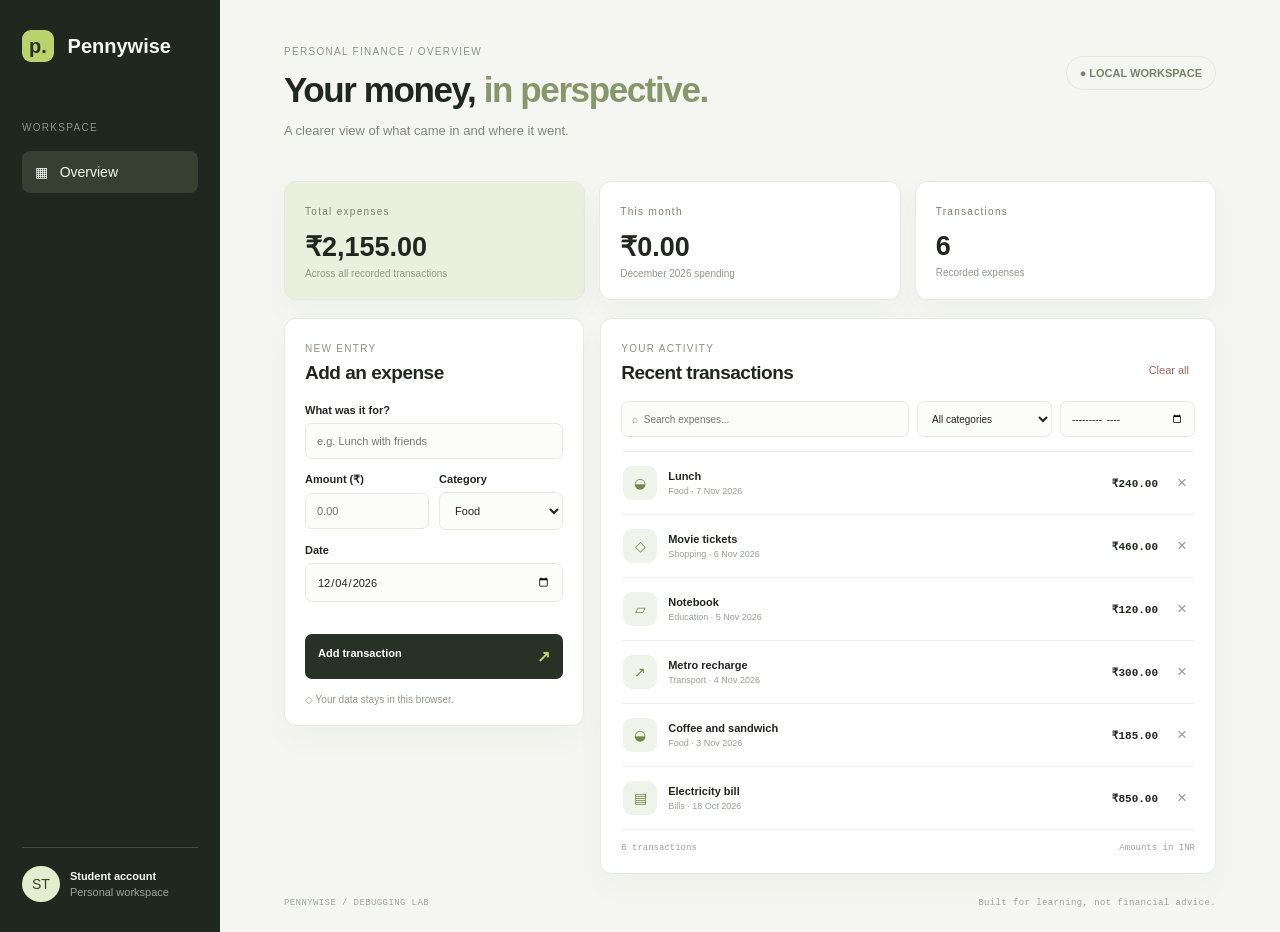
<file: expense_tracker/index.html>
<!doctype html>
<html lang="en"><head><meta charset="UTF-8"><meta name="viewport" content="width=device-width,initial-scale=1">
<title>Pennywise - Expense Tracker</title><link rel="stylesheet" href="style.css"></head>
<body><div class="shell"><aside><div class="brand"><b>p.</b> Pennywise</div><small>WORKSPACE</small><div class="nav">▦ &nbsp; Overview</div><div class="profile"><span>ST</span><div><b>Student account</b><small>Personal workspace</small></div></div></aside>
<main><header><div><small>PERSONAL FINANCE / OVERVIEW</small><h1>Your money, <em>in perspective.</em></h1><p>A clearer view of what came in and where it went.</p></div><label class="pill">● LOCAL WORKSPACE</label></header>
<section class="stats"><article><small>Total expenses</small><strong id="totalExpenses">₹0.00</strong><p>Across all recorded transactions</p></article><article><small>This month</small><strong id="monthlyExpenses">₹0.00</strong><p id="monthCaption">Current month spending</p></article><article><small>Transactions</small><strong id="transactionCount">0</strong><p>Recorded expenses</p></article></section>
<section class="layout"><article class="panel"><small>NEW ENTRY</small><h2>Add an expense</h2><form id="expenseForm"><label for="title">What was it for?</label><input id="title" placeholder="e.g. Lunch with friends">
<div class="row"><div><label for="amount">Amount (₹)</label><input id="amount" type="number" step=".01" placeholder="0.00"></div><div><label for="category">Category</label><select id="category"><option>Food</option><option>Transport</option><option>Shopping</option><option>Bills</option><option>Education</option><option>Other</option></select></div></div>
<label for="date">Date</label><input id="date" type="date"><p id="formError" class="error"></p><button>Add transaction <span>↗</span></button></form><p class="foot">◇ Your data stays in this browser.</p></article>
<article class="panel transactions"><div class="heading"><div><small>YOUR ACTIVITY</small><h2>Recent transactions</h2></div><button id="clearAllButton" class="clear" type="button">Clear all</button></div>
<div class="filters"><input id="searchInput" placeholder="⌕  Search expenses..."><select id="categoryFilter"><option value="All">All categories</option><option>Food</option><option>Transport</option><option>Shopping</option><option>Bills</option><option>Education</option><option>Other</option></select><input id="monthFilter" type="month"></div>
<div id="transactionList" aria-live="polite"></div><div class="listfoot"><span id="visibleCount">0 transactions</span><span>Amounts in INR</span></div></article></section>
<footer>PENNYWISE / DEBUGGING LAB <span>Built for learning, not financial advice.</span></footer></main></div><script src="app.js"></script></body></html>
</file>
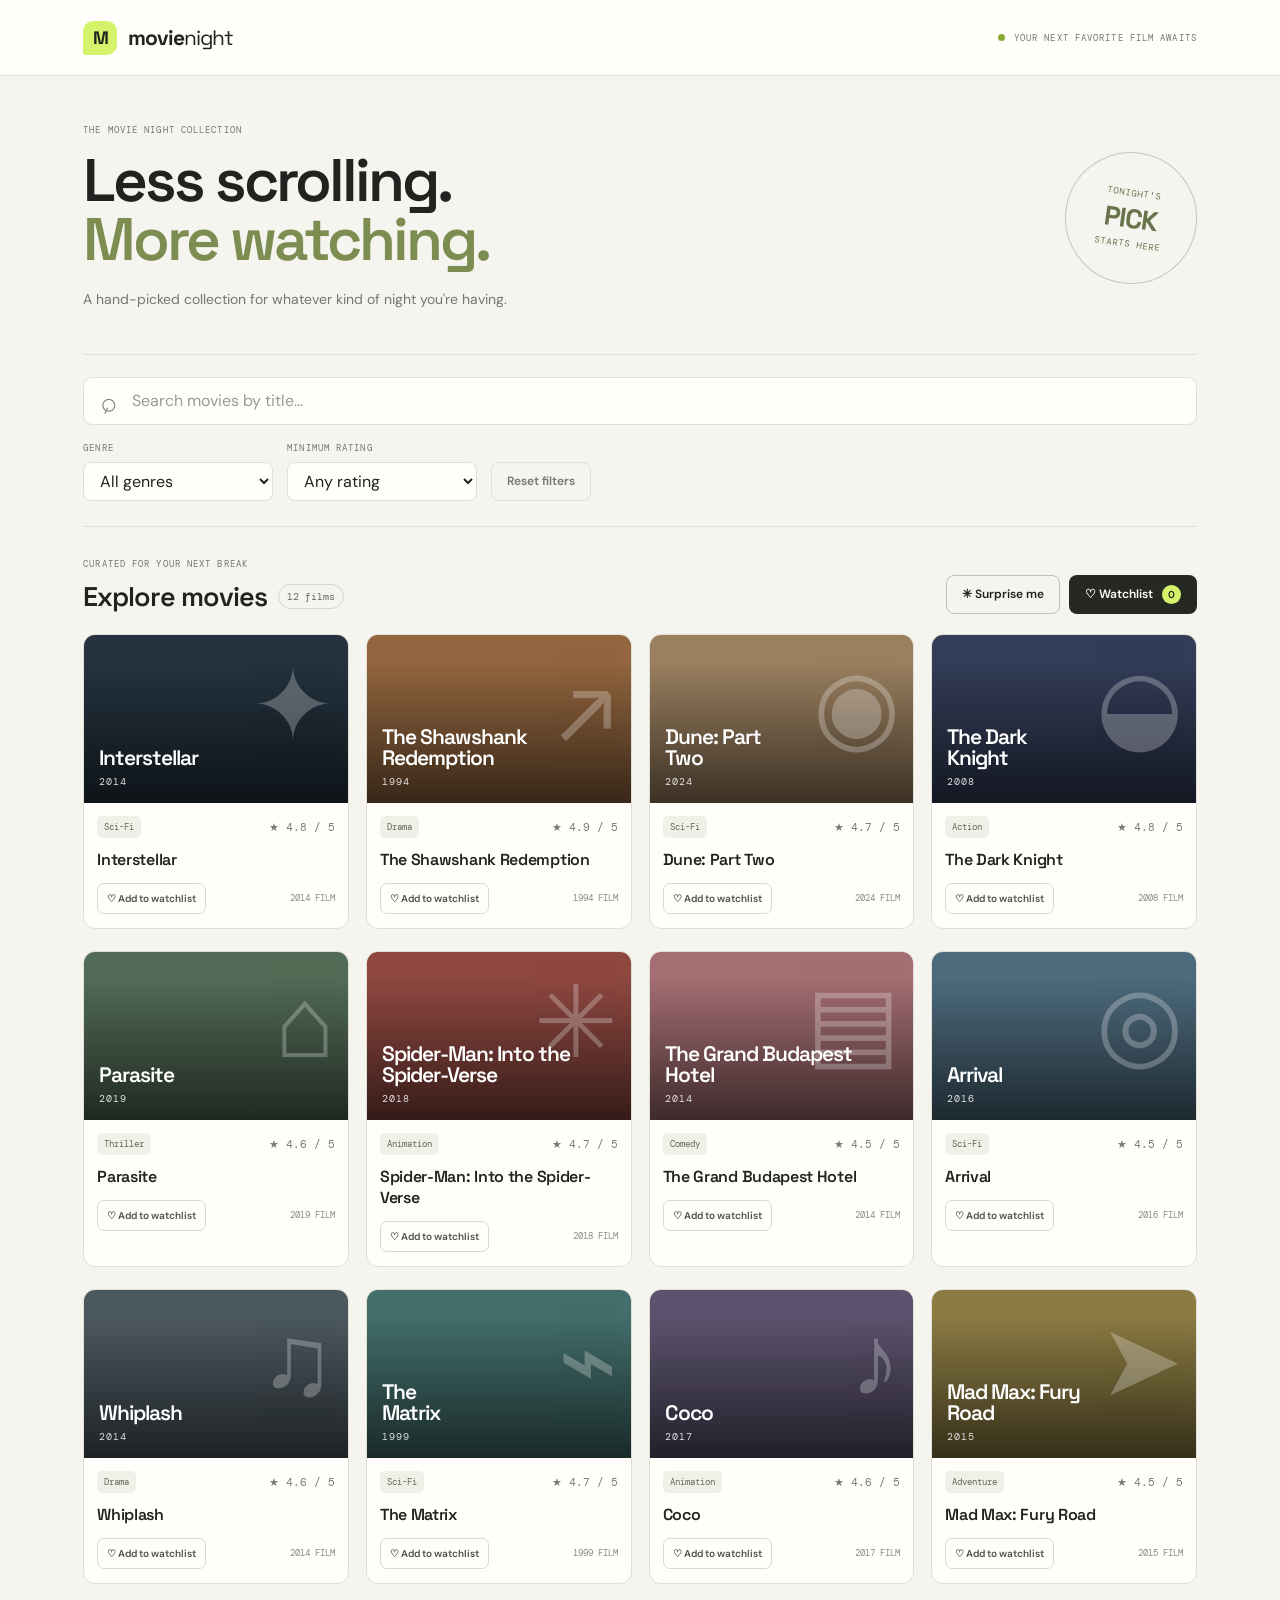
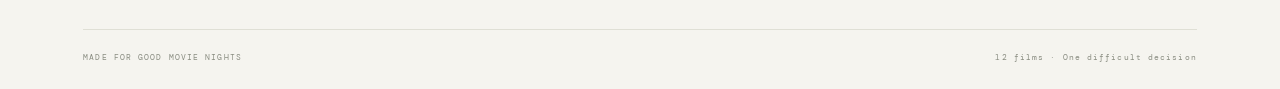
<file: movie_night/index.html>
<!doctype html>
<html lang="en">
<head>
  <meta charset="UTF-8"><meta name="viewport" content="width=device-width, initial-scale=1.0">
  <title>Movie Night | Find your next film</title>
  <link rel="stylesheet" href="style.css">
  <script src="data.js" defer></script><script src="app.js" defer></script>
</head>
<body>
<header class="topbar">
  <a class="brand" href="#"><span class="brand-mark">M</span><span>movie<span class="brand-light">night</span></span></a>
  <div class="topbar-note"><span class="status-dot"></span> YOUR NEXT FAVORITE FILM AWAITS</div>
</header>
<main class="page-shell">
  <section class="hero">
    <div><p class="eyebrow">THE MOVIE NIGHT COLLECTION</p><h1>Less scrolling.<br><span>More watching.</span></h1>
    <p class="hero-description">A hand-picked collection for whatever kind of night you're having.</p></div>
    <div class="hero-stamp" aria-hidden="true"><span class="stamp-top">TONIGHT'S</span><span class="stamp-main">PICK</span><span class="stamp-bottom">STARTS HERE</span></div>
  </section>
  <section class="controls-panel" aria-label="Movie controls">
    <div class="search-wrap"><label class="sr-only" for="searchInput">Search by movie title</label><span class="search-icon">⌕</span><input id="searchInput" type="search" placeholder="Search movies by title..." autocomplete="off"></div>
    <div class="filter-row">
      <div class="filter-control"><label for="genreFilter">GENRE</label><select id="genreFilter"><option value="All">All genres</option><option>Sci-Fi</option><option>Drama</option><option>Action</option><option>Thriller</option><option>Animation</option><option>Adventure</option><option>Comedy</option></select></div>
      <div class="filter-control"><label for="ratingFilter">MINIMUM RATING</label><select id="ratingFilter"><option value="0">Any rating</option><option value="4">4.0 and above</option><option value="4.5">4.5 and above</option><option value="4.7">4.7 and above</option></select></div>
      <button id="resetButton" class="button button-quiet" type="button">Reset filters</button>
    </div>
  </section>
  <section class="section-heading"><div><p class="eyebrow">CURATED FOR YOUR NEXT BREAK</p><h2>Explore movies <span id="movieCount" class="count-pill">12 films</span></h2></div>
    <div class="heading-actions"><button id="surpriseButton" class="button button-outline" type="button">✳ Surprise me</button><button id="watchlistToggle" class="button button-dark" type="button">♡ Watchlist <span id="watchlistCount" class="button-count">0</span></button></div>
  </section>
  <div id="surpriseMessage" class="notice" role="status" aria-live="polite" hidden></div>
  <div id="watchlistMessage" class="notice notice-subtle" role="status" aria-live="polite" hidden></div>
  <section id="movieGrid" class="movie-grid" aria-label="Movie collection"></section>
  <section id="emptyState" class="empty-state" hidden><div class="empty-icon">⌕</div><h3>No movies found</h3><p>Try changing your search or resetting the filters.</p><button id="emptyResetButton" class="button button-dark" type="button">Show all movies</button></section>
  <footer class="page-footer"><span>MADE FOR GOOD MOVIE NIGHTS</span><span>12 films · One difficult decision</span></footer>
</main>
</body></html>
</file>
<file: expense_tracker/style.css>
*{box-sizing:border-box} :root{--ink:#20271f;--muted:#818879;--line:#e7e9e1;--paper:#f5f6f1;--accent:#b9d36d}body{margin:0;background:var(--paper);color:var(--ink);font:14px Arial,sans-serif}.shell{min-height:100vh;display:grid;grid-template-columns:220px 1fr}aside{background:#20271f;color:#f7f8f2;padding:30px 22px;display:flex;flex-direction:column;min-height:100vh}.brand{font-size:20px;font-weight:bold;margin-bottom:60px}.brand b{display:inline-grid;place-items:center;background:var(--accent);color:#273126;border-radius:9px;width:32px;height:32px;margin-right:8px}aside>small,main small{font-size:10px;letter-spacing:1.3px;color:#8b9581}.nav{margin-top:18px;padding:13px;background:#354031;border-radius:8px}.profile{margin-top:auto;border-top:1px solid #414a3d;padding-top:18px;display:flex;gap:10px;align-items:center}.profile span{background:#e4edcf;color:#344323;border-radius:50%;padding:10px}.profile b,.profile small{display:block;font-size:11px}.profile small{color:#9ba594;margin-top:4px}main{max-width:1400px;width:100%;margin:auto;padding:42px clamp(20px,5vw,70px) 24px}header{display:flex;justify-content:space-between;gap:20px;align-items:flex-start;margin-bottom:30px}h1{font-size:35px;letter-spacing:-1.4px;margin:12px 0 8px}h1 em{font-style:normal;color:#87966b}header p{color:var(--muted);font-size:13px}.pill{border:1px solid var(--line);padding:10px 13px;border-radius:30px;color:#778367;white-space:nowrap}.stats{display:grid;grid-template-columns:repeat(3,1fr);gap:14px;margin-bottom:18px}.stats article,.panel{background:white;border:1px solid var(--line);border-radius:12px;padding:20px;box-shadow:0 12px 32px #26301b08}.stats article:first-child{background:#eaf0dd}.stats small{color:#78816e}.stats strong{display:block;font-size:27px;margin:13px 0 5px}.stats p,.foot{font-size:10px;color:#92998c;margin:0}.layout{display:grid;grid-template-columns:minmax(250px,.78fr) minmax(0,1.6fr);gap:16px;align-items:start}h2{font-size:19px;letter-spacing:-.5px;margin:7px 0 20px}.panel>small,.heading small{color:#8b9581}label{display:block;font-size:11px;font-weight:bold;margin:14px 0 7px}input,select{width:100%;min-width:0;border:1px solid var(--line);border-radius:7px;background:#fcfcfa;padding:11px;font:11px Arial;color:var(--ink);outline:none}input:focus,select:focus{border-color:#a9c36a}.row{display:grid;grid-template-columns:1fr 1fr;gap:10px}.error{font-size:10px;color:#b34e42;min-height:12px}form button{width:100%;background:#273126;color:white;border:0;border-radius:7px;padding:13px;text-align:left;font-weight:bold;font-size:11px}form button span{float:right;color:var(--accent);font-size:16px}.foot{margin-top:15px}.heading{display:flex;justify-content:space-between;align-items:center}.heading h2{margin-bottom:17px}.clear{border:0;background:none;color:#a16a60;font-size:11px}.filters{display:grid;grid-template-columns:1fr 135px 135px;gap:8px;padding-bottom:14px;border-bottom:1px solid #eff0eb}.filters input,.filters select{font-size:10px;padding:10px}.transaction-row{display:flex;align-items:center;justify-content:space-between;gap:12px;padding:14px 2px;border-bottom:1px solid #f0f1ed}.trans-main{display:flex;align-items:center;gap:11px;min-width:0}.icon{display:grid;place-items:center;width:34px;height:34px;border-radius:9px;background:#f0f3e9;color:#71884b}.title{font-size:11px;font-weight:bold}.meta{font-size:9px;color:#999f93;margin-top:4px}.right{display:flex;align-items:center;gap:13px;white-space:nowrap}.amount{font:600 11px monospace}.delete{border:0;background:none;color:#999;font-size:17px}.empty{text-align:center;padding:65px 10px;color:#92998c;font-size:11px}.empty b{display:block;color:#5f6858;margin-bottom:5px}.listfoot,footer{display:flex;justify-content:space-between;color:#a0a59b;font:9px monospace;padding-top:13px}footer{padding-top:24px;letter-spacing:.4px}@media(max-width:950px){.layout{grid-template-columns:1fr}}@media(max-width:650px){.shell{display:block}aside{min-height:0;padding:14px 18px;display:block}.brand{margin:0}aside>small,.nav,.profile{display:none}main{padding:25px 15px}header{display:block}.pill{display:inline-block;margin-top:12px}.stats{grid-template-columns:1fr}.stats article{padding:15px}.stats strong{margin:7px 0 3px}.filters{grid-template-columns:1fr 1fr}.filters input:first-child{grid-column:1/-1}footer{gap:10px;flex-wrap:wrap}}
</file>
<file: movie_night/style.css>
@import url('https://fonts.googleapis.com/css2?family=DM+Mono:wght@400;500&family=DM+Sans:wght@400;500;600;700&family=Space+Grotesk:wght@400;500;600;700&display=swap');
:root{--ink:#20231f;--muted:#74786f;--paper:#f5f4ef;--surface:#fffefa;--line:#dfdfd5;--accent:#d5f36a;--dark:#252922}
*{box-sizing:border-box}body{margin:0;background:var(--paper);color:var(--ink);font-family:"DM Sans",sans-serif}
button,input,select{font:inherit}button,select{cursor:pointer}button:focus-visible,input:focus-visible,select:focus-visible{outline:3px solid #a8c84e;outline-offset:3px}[hidden]{display:none!important}
.topbar{height:76px;padding:0 6.5%;display:flex;align-items:center;justify-content:space-between;border-bottom:1px solid var(--line);background:var(--surface)}
.brand{display:flex;align-items:center;gap:11px;text-decoration:none;color:var(--ink);font:700 21px "Space Grotesk",sans-serif;letter-spacing:-1px}.brand-mark{width:34px;height:34px;display:grid;place-items:center;background:var(--accent);border-radius:10px 10px 10px 3px;font-size:18px}.brand-light{font-weight:400}
.topbar-note,.eyebrow,.filter-control label,.page-footer{font-family:"DM Mono",monospace;letter-spacing:1.1px;font-size:9px}.topbar-note{display:flex;align-items:center;gap:9px;color:var(--muted)}.status-dot{width:7px;height:7px;background:#88a832;border-radius:50%}
.page-shell{width:min(1120px,87%);margin:0 auto}.hero{min-height:260px;display:flex;justify-content:space-between;align-items:center;padding:48px 0 42px;border-bottom:1px solid var(--line)}.eyebrow{color:var(--muted);margin:0 0 15px}
.hero h1{margin:0;font:600 clamp(38px,5vw,60px)/.99 "Space Grotesk",sans-serif;letter-spacing:-3px}.hero h1 span{color:#7d8d51}.hero-description{max-width:430px;margin:18px 0 0;color:var(--muted);font-size:14px;line-height:1.7}
.hero-stamp{width:132px;height:132px;border:1px solid #c7c8b9;border-radius:50%;display:flex;flex-direction:column;align-items:center;justify-content:center;transform:rotate(8deg);color:#68744b;flex-shrink:0}.stamp-top,.stamp-bottom{font:9px "DM Mono",monospace;letter-spacing:1px}.stamp-main{font:700 27px "Space Grotesk",sans-serif;letter-spacing:-1px;margin:2px 0}
.controls-panel{padding:22px 0 25px;border-bottom:1px solid var(--line)}.search-wrap{position:relative}.search-icon{position:absolute;left:16px;top:7px;font-size:28px;color:#7e8277;transform:rotate(-20deg)}
#searchInput{width:100%;height:48px;border:1px solid var(--line);background:var(--surface);border-radius:9px;padding:0 18px 0 48px;color:var(--ink)}#searchInput::placeholder{color:#9a9c93}
.filter-row{display:flex;align-items:end;gap:14px;margin-top:17px}.filter-control{display:flex;flex-direction:column;gap:8px;min-width:190px}.filter-control label{color:var(--muted)}.filter-control select{height:39px;min-width:190px;border:1px solid var(--line);border-radius:8px;padding:0 32px 0 12px;background:var(--surface);color:var(--ink)}
.button{border:1px solid transparent;border-radius:8px;min-height:39px;padding:0 15px;font-size:12px;font-weight:600;transition:transform .18s ease,background .18s ease}.button:hover{transform:translateY(-2px)}.button-quiet{background:transparent;color:var(--muted);border-color:var(--line)}.button-outline{background:transparent;color:var(--ink);border-color:#bfc2b4}.button-quiet:hover,.button-outline:hover{background:#eceee4}.button-dark{background:var(--dark);color:#fff}.button-dark:hover{background:#41483a}.button-count{display:inline-grid;place-items:center;min-width:19px;height:19px;margin-left:6px;border-radius:50%;background:var(--accent);color:var(--ink);font-size:10px}
.section-heading{display:flex;align-items:end;justify-content:space-between;gap:20px;padding:31px 0 20px}.section-heading .eyebrow{margin-bottom:9px}.section-heading h2{display:flex;align-items:center;flex-wrap:wrap;gap:11px;margin:0;font:600 27px "Space Grotesk",sans-serif;letter-spacing:-1px}.count-pill{font:10px "DM Mono",monospace;letter-spacing:0;color:#64695c;border:1px solid #d5d6ca;border-radius:20px;padding:5px 8px}.heading-actions{display:flex;gap:9px;align-items:center}
.notice{margin:0 0 18px;padding:13px 15px;border:1px solid #d3dfad;border-radius:9px;background:#edf5d8;color:#3f511b;font-size:13px}.notice-subtle{background:#eeeee7;border-color:#dcded2;color:#51564b}
.movie-grid{display:grid;grid-template-columns:repeat(4,minmax(0,1fr));gap:22px 17px;padding-bottom:45px}.movie-card{overflow:hidden;border:1px solid var(--line);border-radius:12px;background:var(--surface);transition:transform .2s ease,border-color .2s ease}.movie-card:hover{transform:translateY(-4px);border-color:#b6bc9e}
.poster{min-height:168px;position:relative;display:flex;align-items:end;overflow:hidden;padding:15px;color:white;isolation:isolate}.poster:before{content:"";position:absolute;z-index:-1;inset:0;background:linear-gradient(180deg,transparent 15%,rgba(0,0,0,.62) 100%)}.poster:after{content:attr(data-symbol);position:absolute;z-index:-1;top:7px;right:13px;font:100px "Space Grotesk",sans-serif;opacity:.26}.poster-title{font:600 21px/1 "Space Grotesk",sans-serif;letter-spacing:-1px;max-width:95%}.poster-year{display:block;margin-top:7px;font:10px "DM Mono",monospace;letter-spacing:1px;opacity:.85}
.poster-space{background:#24333f}.poster-amber{background:#93663f}.poster-blue{background:#4d6b7d}.poster-red{background:#8e4840}.poster-violet{background:#5b536d}.poster-green{background:#526b56}.poster-slate{background:#4c5860}.poster-rose{background:#a46e72}.poster-gold{background:#8b7b43}.poster-teal{background:#426e6b}.poster-night{background:#333d58}.poster-sand{background:#9b8060}
.card-body{padding:13px 13px 14px}.card-meta{display:flex;align-items:center;justify-content:space-between;gap:8px}.genre-tag{display:inline-block;padding:5px 7px;border-radius:5px;background:#eff0e8;color:#62685a;font:9px "DM Mono",monospace}.rating{font:11px "DM Mono",monospace;color:#777c6e;white-space:nowrap}.card-title{margin:11px 0 13px;font:600 16px "Space Grotesk",sans-serif;letter-spacing:-.3px}.card-actions{display:flex;align-items:center;justify-content:space-between;gap:7px}.watch-button{min-height:31px;padding:0 9px;border:1px solid #d9dbcf;border-radius:7px;background:transparent;color:#4d5346;font-size:10px;font-weight:600}.watch-button:hover{background:#eff0e8}.watch-button.is-saved{background:var(--accent);border-color:var(--accent);color:#29311b}.details-label{font:9px "DM Mono",monospace;color:#8a8d82}
.empty-state{text-align:center;padding:60px 20px 80px}.empty-icon{font-size:42px;color:#929784}.empty-state h3{margin:12px 0 7px;font:600 23px "Space Grotesk",sans-serif}.empty-state p{color:var(--muted);font-size:13px;margin-bottom:20px}.page-footer{display:flex;justify-content:space-between;gap:12px;padding:22px 0 27px;border-top:1px solid var(--line);color:#898c81;font-size:8px}
.sr-only{position:absolute;width:1px;height:1px;padding:0;margin:-1px;overflow:hidden;clip:rect(0,0,0,0);white-space:nowrap;border:0}
@media(max-width:900px){.movie-grid{grid-template-columns:repeat(3,minmax(0,1fr))}.filter-row{flex-wrap:wrap}.filter-control,.filter-control select{min-width:165px}}
@media(max-width:650px){.topbar{height:65px;padding:0 6%}.topbar-note{display:none}.page-shell{width:88%}.hero{min-height:auto;padding:38px 0 32px}.hero h1{letter-spacing:-2px}.hero-stamp{width:85px;height:85px}.stamp-top,.stamp-bottom{font-size:6px}.stamp-main{font-size:18px}.hero-description{font-size:12px}.filter-row{display:grid;grid-template-columns:1fr 1fr}.filter-control,.filter-control select{min-width:0;width:100%}.filter-row .button{grid-column:1/-1}.section-heading{align-items:flex-start;flex-direction:column}.section-heading h2{font-size:24px}.heading-actions{width:100%}.heading-actions .button{flex:1}.movie-grid{grid-template-columns:repeat(2,minmax(0,1fr));gap:13px}.poster{min-height:145px}.poster-title{font-size:17px}.card-body{padding:10px}.card-title{font-size:14px}.card-meta{align-items:flex-start;flex-direction:column}.card-actions{align-items:flex-start;flex-direction:column}.page-footer{flex-direction:column}}
@media(max-width:380px){.hero-stamp{display:none}.movie-grid{grid-template-columns:1fr}.poster{min-height:190px}}

#surpriseMessage {
    text-align: center;
    font-size: 22px;
    font-weight: bold;
    color: gold;
    padding: 15px;
}

.pop {
    animation: surprisePop 0.6s ease;
}

@keyframes surprisePop {
    0% {
        transform: scale(0);
        opacity: 0;
    }

    60% {
        transform: scale(1.2);
        opacity: 1;
    }

    100% {
        transform: scale(1);
        opacity: 1;
    }
}
</file>
